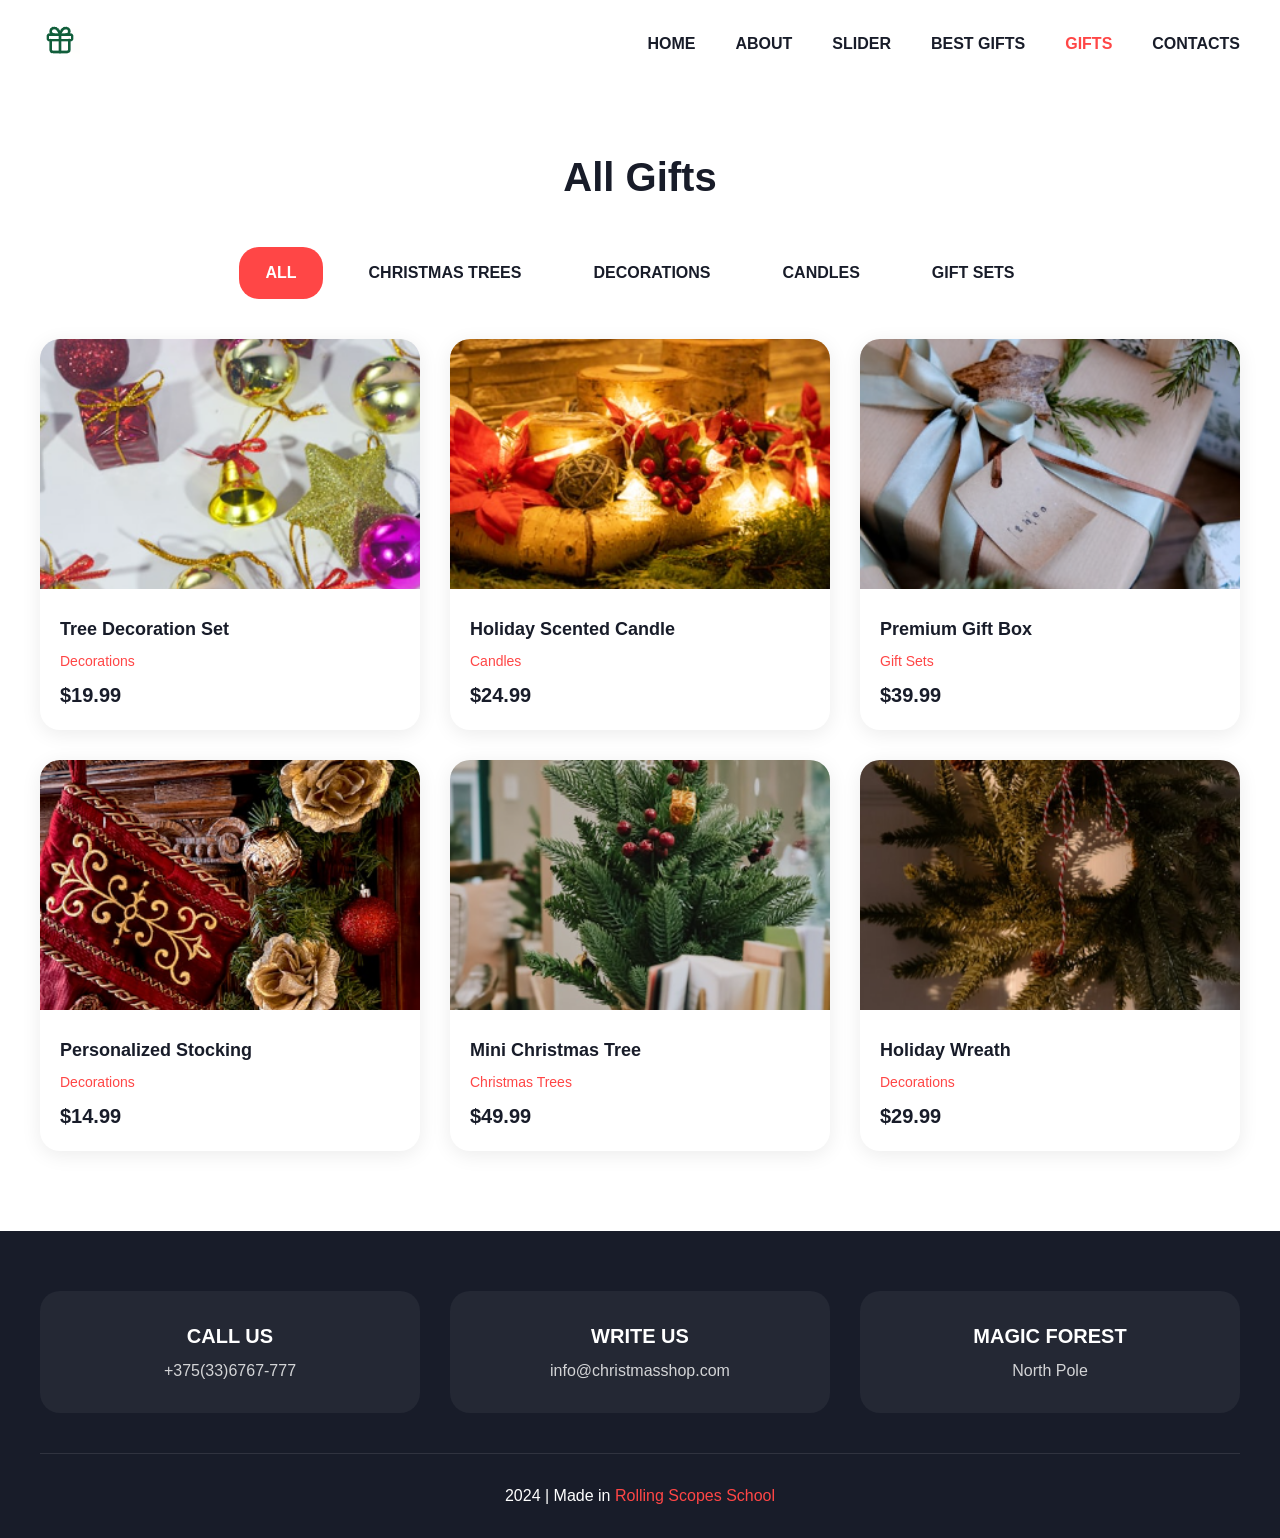
<file: gifts.html>
<!DOCTYPE html>
<html lang="en">
<head>
    <meta charset="UTF-8">
    <meta name="viewport" content="width=device-width, initial-scale=1.0">
    <title>Christmas Shop - Gifts</title>
    <link rel="icon" type="image/x-icon" href="images/favicon.ico">
    <link rel="stylesheet" href="css/style.css">
</head>
<body>
    <div class="wrapper">
        <header class="header">
            <div class="container">
                <a href="index.html" class="logo">
                    <img src="images/logo.png" alt="Christmas Shop Logo">
                </a>
                <nav class="nav">
                    <ul class="nav__list">
                        <li class="nav__item">
                            <a href="index.html#hero" class="nav__link">HOME</a>
                        </li>
                        <li class="nav__item">
                            <a href="index.html#about" class="nav__link">ABOUT</a>
                        </li>
                        <li class="nav__item">
                            <a href="index.html#slider" class="nav__link">SLIDER</a>
                        </li>
                        <li class="nav__item">
                            <a href="index.html#best-gifts" class="nav__link">BEST GIFTS</a>
                        </li>
                        <li class="nav__item">
                            <span class="nav__link nav__link--active">GIFTS</span>
                        </li>
                        <li class="nav__item">
                            <a href="#footer" class="nav__link">CONTACTS</a>
                        </li>
                    </ul>
                </nav>
            </div>
        </header>
        <main>
            <h1 class="page-title">All Gifts</h1>
            <section class="gifts-section">
                <div class="container">
                    <div class="gifts-tabs">
                        <span class="tab tab--active">ALL</span>
                        <button class="tab">CHRISTMAS TREES</button>
                        <button class="tab">DECORATIONS</button>
                        <button class="tab">CANDLES</button>
                        <button class="tab">GIFT SETS</button>
                    </div>
                    <div class="gifts-grid gifts-grid--full">
                        <div class="gift-card">
                            <img src="images/gift1.png" alt="Christmas Tree Decoration" class="gift-card__image">
                            <div class="gift-card__content">
                                <h3 class="gift-card__title">Tree Decoration Set</h3>
                                <p class="gift-card__category">Decorations</p>
                                <p class="gift-card__price">$19.99</p>
                            </div>
                        </div>
                        <div class="gift-card">
                            <img src="images/gift2.png" alt="Holiday Candle" class="gift-card__image">
                            <div class="gift-card__content">
                                <h3 class="gift-card__title">Holiday Scented Candle</h3>
                                <p class="gift-card__category">Candles</p>
                                <p class="gift-card__price">$24.99</p>
                            </div>
                        </div>
                        <div class="gift-card">
                            <img src="images/gift3.png" alt="Premium Gift Box" class="gift-card__image">
                            <div class="gift-card__content">
                                <h3 class="gift-card__title">Premium Gift Box</h3>
                                <p class="gift-card__category">Gift Sets</p>
                                <p class="gift-card__price">$39.99</p>
                            </div>
                        </div>
                        <div class="gift-card">
                            <img src="images/gift4.png" alt="Christmas Stocking" class="gift-card__image">
                            <div class="gift-card__content">
                                <h3 class="gift-card__title">Personalized Stocking</h3>
                                <p class="gift-card__category">Decorations</p>
                                <p class="gift-card__price">$14.99</p>
                            </div>
                        </div>
                        <div class="gift-card">
                            <img src="images/gift5.png" alt="Christmas Tree" class="gift-card__image">
                            <div class="gift-card__content">
                                <h3 class="gift-card__title">Mini Christmas Tree</h3>
                                <p class="gift-card__category">Christmas Trees</p>
                                <p class="gift-card__price">$49.99</p>
                            </div>
                        </div>
                        <div class="gift-card">
                            <img src="images/gift6.png" alt="Wreath Decoration" class="gift-card__image">
                            <div class="gift-card__content">
                                <h3 class="gift-card__title">Holiday Wreath</h3>
                                <p class="gift-card__category">Decorations</p>
                                <p class="gift-card__price">$29.99</p>
                            </div>
                        </div>
                    </div>
                </div>
            </section>
        </main>

        <!-- Footer -->
        <footer id="footer" class="footer">
            <div class="container">
                <div class="footer__cards">
                    <a href="tel:+375(33)6767-777" class="footer-card">
                        <h3 class="footer-card__title">CALL US</h3>
                        <p class="footer-card__text">+375(33)6767-777</p>
                    </a>
                    <a href="mailto:info@christmasshop.com" class="footer-card">
                        <h3 class="footer-card__title">WRITE US</h3>
                        <p class="footer-card__text">info@christmasshop.com</p>
                    </a>
                    <a href="https://maps.google.com/?q=North+Pole" target="_blank" class="footer-card">
                        <h3 class="footer-card__title">MAGIC FOREST</h3>
                        <p class="footer-card__text">North Pole</p>
                    </a>
                </div>
                <div class="footer__copyright">
                    <p>2024 | Made in 
                        <a href="https://rs.school/" target="_blank" class="footer__link">Rolling Scopes School</a>
                    </p>
                </div>
            </div>
        </footer>
    </div>
    <!--Maybe any JS code segment can be placed lower-->
</body>
</html>
</file>
<file: css/style.css>
* {
    margin: 0;
    padding: 0;
    box-sizing: border-box;
}

:root {
    --primary-color: #FF4646;
    --secondary-color: #1890FF;
    --text-dark: #181C29;
    --text-light: #FFFFFF;
    --bg-primary: #FF4646;
    --bg-secondary: #FFFFFF;
    --bg-tertiary: #ECF3F8;
    --transition: all 0.3s ease;
}

body {
    font-family: 'Montserrat', sans-serif;
    color: var(--text-dark);
    line-height: 1.5;
    background-color: var(--bg-secondary);
}

.wrapper {
    max-width: 1440px;
    margin: 0 auto;
    background-color: var(--bg-secondary);
    overflow-x: hidden;
}

@media (min-width: 1440px) {
    .wrapper {
        margin: 0 auto;
    }
    
    body {
        background-color: var(--bg-secondary);
    }
}

.container {
    max-width: 1280px;
    margin: 0 auto;
    padding: 0 80px;
}

.visually-hidden {
    position: absolute;
    width: 1px;
    height: 1px;
    margin: -1px;
    padding: 0;
    overflow: hidden;
    clip: rect(0, 0, 0, 0);
    border: 0;
}

.header {
    padding: 20px 0;
    background-color: var(--bg-secondary);
}

.header .container {
    display: flex;
    justify-content: space-between;
    align-items: center;
}

.logo {
    display: inline-block;
    transition: var(--transition);
}

.logo:hover {
    opacity: 0.8;
}

.logo img {
    height: 40px;
    width: auto;
}

.nav__list {
    display: flex;
    list-style: none;
    gap: 40px;
}

.nav__link {
    text-decoration: none;
    color: var(--text-dark);
    font-weight: 600;
    font-size: 16px;
    transition: var(--transition);
    cursor: pointer;
}

.nav__link:hover {
    color: var(--primary-color);
}

.nav__link--active {
    color: var(--primary-color);
    cursor: default;
    pointer-events: none;
}

.nav__link--active:hover {
    color: var(--primary-color);
}

.hero {
    padding: 60px 0;
    background-color: var(--bg-primary);
}

.hero__image img {
    width: 600px;
    height: 500px;
    object-fit: cover; 
}

.hero .container {
    display: flex;
    align-items: center;
    gap: 60px;
}

.hero__content {
    flex: 1;
}

.hero__title {
    font-size: 48px;
    font-weight: 700;
    color: var(--text-light);
    margin-bottom: 20px;
}

.hero__description {
    font-size: 18px;
    color: var(--text-light);
    margin-bottom: 30px;
    opacity: 0.9;
}

.hero__image {
    flex: 1;
}

.hero__image img {
    width: 100%;
    height: auto;
    border-radius: 20px;
}

.btn {
    display: inline-block;
    padding: 16px 32px;
    font-size: 16px;
    font-weight: 600;
    text-decoration: none;
    border-radius: 20px;
    transition: var(--transition);
    cursor: pointer;
    border: none;
}

.btn--primary {
    background-color: var(--text-dark);
    color: var(--text-light);
}

.btn--primary:hover {
    background-color: var(--text-light);
    color: var(--text-dark);
}

.btn--secondary {
    background-color: var(--bg-secondary);
    color: var(--text-dark);
}

.btn--secondary:hover {
    background-color: var(--text-dark);
    color: var(--text-light);
}

.about {
    padding: 80px 0;
    background-color: var(--bg-secondary);
}

.about .container {
    display: flex;
    align-items: center;
    gap: 60px;
}

.about__content {
    flex: 1;
}

.about__image {
    flex: 1;
}

.about__image img {
    width: 100%;
    height: auto;
    border-radius: 20px;
}

.section-title {
    font-size: 32px;
    font-weight: 700;
    margin-bottom: 20px;
    color: var(--text-dark);
}

.about__text {
    font-size: 18px;
    line-height: 1.6;
    color: var(--text-dark);
}

.slider {
    padding: 80px 0;
    background-color: var(--bg-tertiary);
}

.slider__container {
    position: relative;
    margin-top: 40px;
}

.slider__wrapper {
    display: flex;
    overflow: hidden;
    border-radius: 20px;
}

.slider__slide {
    flex: 0 0 100%;
    transition: var(--transition);
}

.slider__slide img {
    width: 100%;
    height: auto;
    border-radius: 20px;
}

.slider__btn {
    position: absolute;
    top: 50%;
    transform: translateY(-50%);
    width: 50px;
    height: 50px;
    border-radius: 50%;
    background-color: var(--bg-secondary);
    border: none;
    cursor: pointer;
    font-size: 24px;
    transition: var(--transition);
    box-shadow: 0 4px 12px rgba(0, 0, 0, 0.1);
}

.slider__btn:hover {
    background-color: var(--primary-color);
    color: var(--text-light);
}

.slider__btn--prev {
    left: -25px;
}

.slider__btn--next {
    right: -25px;
}

.gifts-grid {
    display: grid;
    grid-template-columns: repeat(4, 1fr);
    gap: 30px;
    margin-top: 40px;
}

.gift-card {
    background-color: var(--bg-secondary);
    border-radius: 20px;
    overflow: hidden;
    box-shadow: 0 4px 20px rgba(0, 0, 0, 0.08);
    transition: var(--transition);
    cursor: pointer;
}

.gift-card:hover {
    transform: translateY(-5px);
    box-shadow: 0 8px 30px rgba(0, 0, 0, 0.12);
}

.gift-card__image {
    width: 100%;
    height: 250px;
    object-fit: cover;
}

.gift-card__content {
    padding: 20px;
}

.gift-card__title {
    font-size: 18px;
    font-weight: 600;
    margin-bottom: 8px;
    color: var(--text-dark);
}

.gift-card__category {
    font-size: 14px;
    color: var(--primary-color);
    margin-bottom: 8px;
}

.gift-card__price {
    font-size: 20px;
    font-weight: 700;
    color: var(--text-dark);
}

.best-gifts {
    padding: 80px 0;
    background-color: var(--bg-secondary);
}

.cta {
    padding: 80px 0;
    background-color: var(--bg-primary);
    text-align: center;
}

.cta__title {
    font-size: 40px;
    font-weight: 700;
    color: var(--text-light);
    margin-bottom: 20px;
}

.cta__text {
    font-size: 18px;
    color: var(--text-light);
    margin-bottom: 30px;
    opacity: 0.9;
}

.page-title {
    font-size: 40px;
    font-weight: 700;
    text-align: center;
    margin: 60px 0 40px;
    color: var(--text-dark);
}

.gifts-section {
    padding: 0 0 80px;
    background-color: var(--bg-secondary);
}

.gifts-tabs {
    display: flex;
    justify-content: center;
    gap: 20px;
    margin-bottom: 40px;
    flex-wrap: wrap;
}

.tab {
    padding: 12px 24px;
    background: none;
    border: 2px solid transparent;
    font-size: 16px;
    font-weight: 600;
    color: var(--text-dark);
    cursor: pointer;
    transition: var(--transition);
    border-radius: 20px;
}

.tab:hover {
    background-color: var(--bg-tertiary);
}

.tab--active {
    background-color: var(--primary-color);
    color: var(--text-light);
    cursor: default;
    pointer-events: none;
}

.tab--active:hover {
    background-color: var(--primary-color);
}

.gifts-grid--full {
    grid-template-columns: repeat(3, 1fr);
}

.footer {
    padding: 60px 0 30px;
    background-color: var(--text-dark);
    color: var(--text-light);
}

.footer__cards {
    display: grid;
    grid-template-columns: repeat(3, 1fr);
    gap: 30px;
    margin-bottom: 40px;
}

.footer-card {
    display: block;
    text-decoration: none;
    color: var(--text-light);
    padding: 30px;
    background-color: rgba(255, 255, 255, 0.05);
    border-radius: 20px;
    text-align: center;
    transition: var(--transition);
    cursor: pointer;
}

.footer-card:hover {
    background-color: rgba(255, 255, 255, 0.1);
    transform: translateY(-3px);
}

.footer-card__icon {
    width: 48px;
    height: 48px;
    margin-bottom: 16px;
    filter: brightness(0) invert(1);
}

.footer-card__title {
    font-size: 20px;
    font-weight: 600;
    margin-bottom: 8px;
}

.footer-card__text {
    font-size: 16px;
    opacity: 0.8;
}

.footer__copyright {
    text-align: center;
    padding-top: 30px;
    border-top: 1px solid rgba(255, 255, 255, 0.1);
}

.footer__link {
    color: var(--primary-color);
    text-decoration: none;
    transition: var(--transition);
}

.footer__link:hover {
    color: var(--text-light);
    text-decoration: underline;
}

html {
    scroll-behavior: smooth;
}

@media (max-width: 1439px) {
    .wrapper {
        max-width: 100%;
    }
    
    .container {
        padding: 0 40px;
    }
}

@media (max-width: 1024px) {
    .container {
        padding: 0 20px;
    }
    
    .hero .container,
    .about .container {
        flex-direction: column;
    }
    
    .gifts-grid {
        grid-template-columns: repeat(2, 1fr);
    }
    
    .gifts-grid--full {
        grid-template-columns: repeat(2, 1fr);
    }
    
    .nav__list {
        gap: 20px;
    }
}

@media (max-width: 768px) {
    .gifts-grid {
        grid-template-columns: 1fr;
    }
    
    .gifts-grid--full {
        grid-template-columns: 1fr;
    }
    
    .footer__cards {
        grid-template-columns: 1fr;
    }
    
    .nav__list {
        flex-wrap: wrap;
        justify-content: center;
    }
}

body {
    background-color: var(--bg-secondary);
}
</file>
